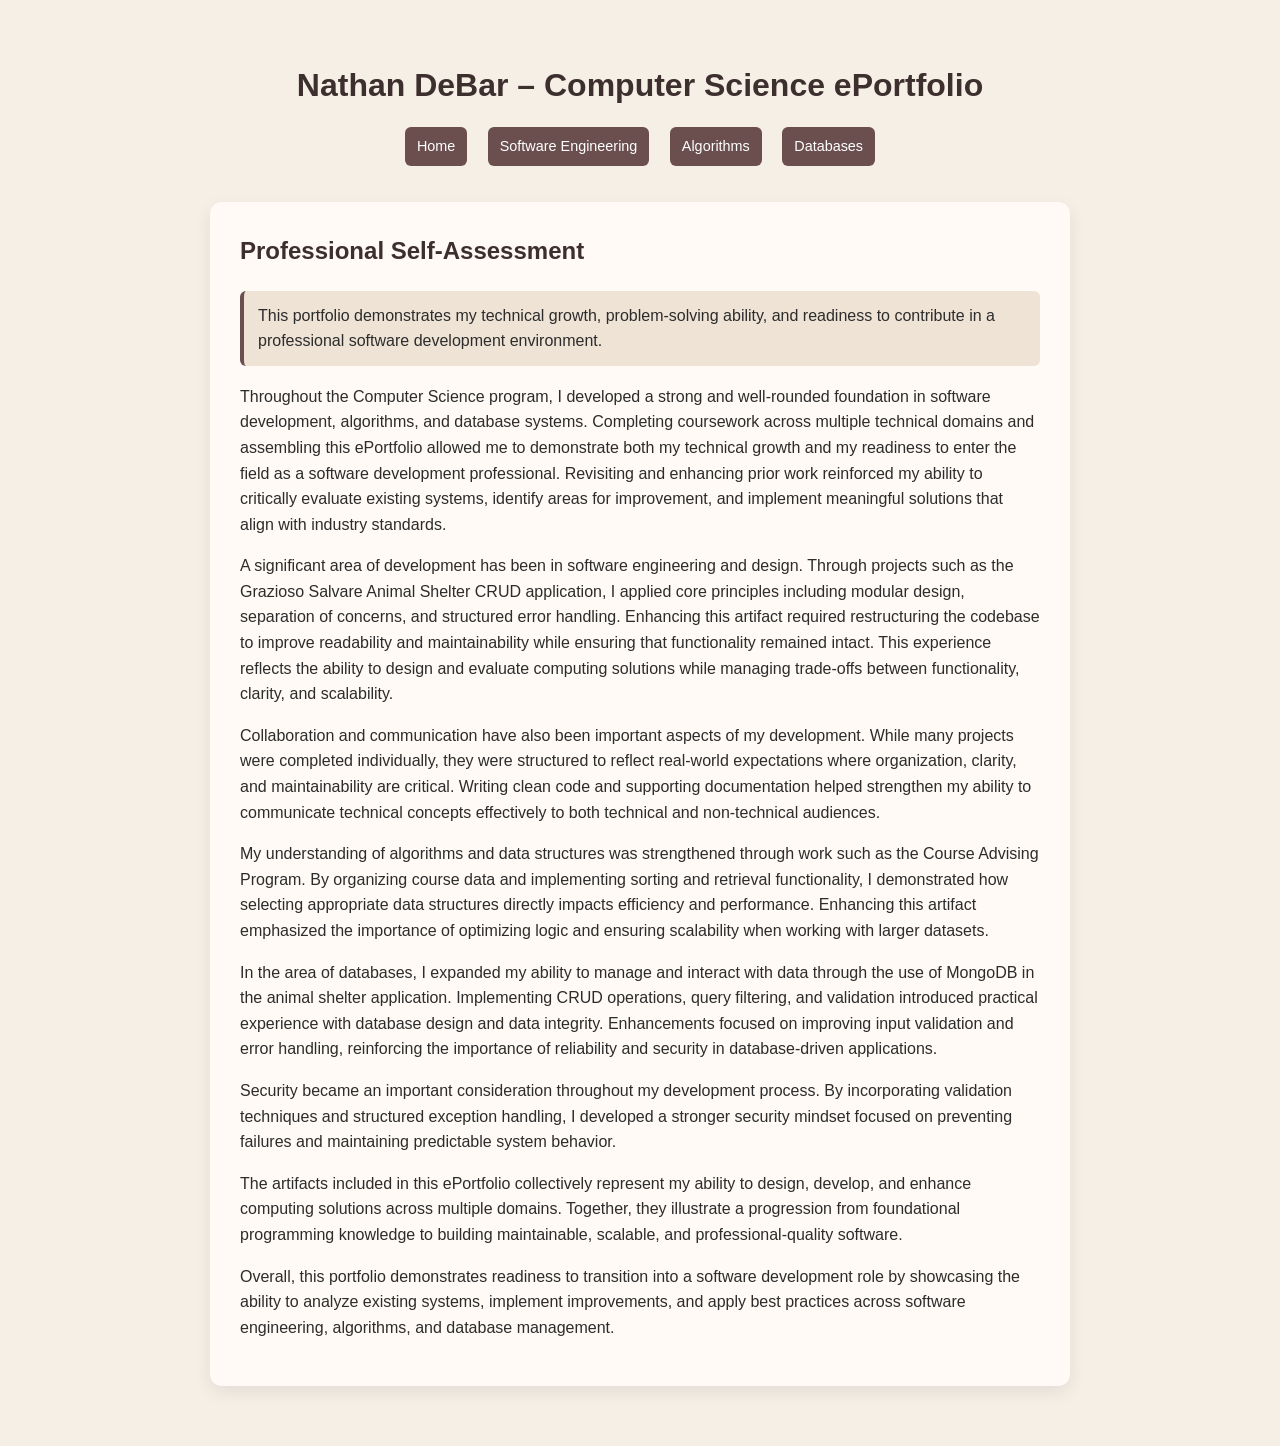
<file: index.html>
<!DOCTYPE html>
<html lang="en">
<head>
  <meta charset="UTF-8">
  <meta name="viewport" content="width=device-width, initial-scale=1.0">
  <title>Nathan DeBar – Computer Science ePortfolio</title>
  <link rel="stylesheet" href="assets/style.css">
</head>
<body>

  <div class="container">

    <header>
      <h1>Nathan DeBar – Computer Science ePortfolio</h1>
      <nav>
        <a href="index.html">Home</a>
        <a href="software-engineering.html">Software Engineering</a>
        <a href="algorithms.html">Algorithms</a>
        <a href="databases.html">Databases</a>
      </nav>
    </header>

    <section class="card">
      <h2>Professional Self-Assessment</h2>

      <p class="highlight">
        This portfolio demonstrates my technical growth, problem-solving ability, and readiness to contribute in a professional software development environment.
      </p>

      <p>
        Throughout the Computer Science program, I developed a strong and well-rounded foundation in software development, algorithms, and database systems. Completing coursework across multiple technical domains and assembling this ePortfolio allowed me to demonstrate both my technical growth and my readiness to enter the field as a software development professional. Revisiting and enhancing prior work reinforced my ability to critically evaluate existing systems, identify areas for improvement, and implement meaningful solutions that align with industry standards.
      </p>

      <p>
        A significant area of development has been in software engineering and design. Through projects such as the Grazioso Salvare Animal Shelter CRUD application, I applied core principles including modular design, separation of concerns, and structured error handling. Enhancing this artifact required restructuring the codebase to improve readability and maintainability while ensuring that functionality remained intact. This experience reflects the ability to design and evaluate computing solutions while managing trade-offs between functionality, clarity, and scalability.
      </p>

      <p>
        Collaboration and communication have also been important aspects of my development. While many projects were completed individually, they were structured to reflect real-world expectations where organization, clarity, and maintainability are critical. Writing clean code and supporting documentation helped strengthen my ability to communicate technical concepts effectively to both technical and non-technical audiences.
      </p>

      <p>
        My understanding of algorithms and data structures was strengthened through work such as the Course Advising Program. By organizing course data and implementing sorting and retrieval functionality, I demonstrated how selecting appropriate data structures directly impacts efficiency and performance. Enhancing this artifact emphasized the importance of optimizing logic and ensuring scalability when working with larger datasets.
      </p>

      <p>
        In the area of databases, I expanded my ability to manage and interact with data through the use of MongoDB in the animal shelter application. Implementing CRUD operations, query filtering, and validation introduced practical experience with database design and data integrity. Enhancements focused on improving input validation and error handling, reinforcing the importance of reliability and security in database-driven applications.
      </p>

      <p>
        Security became an important consideration throughout my development process. By incorporating validation techniques and structured exception handling, I developed a stronger security mindset focused on preventing failures and maintaining predictable system behavior.
      </p>

      <p>
        The artifacts included in this ePortfolio collectively represent my ability to design, develop, and enhance computing solutions across multiple domains. Together, they illustrate a progression from foundational programming knowledge to building maintainable, scalable, and professional-quality software.
      </p>

      <p>
        Overall, this portfolio demonstrates readiness to transition into a software development role by showcasing the ability to analyze existing systems, implement improvements, and apply best practices across software engineering, algorithms, and database management.
      </p>
    </section>

  </div>

</body>
</html>
</file>
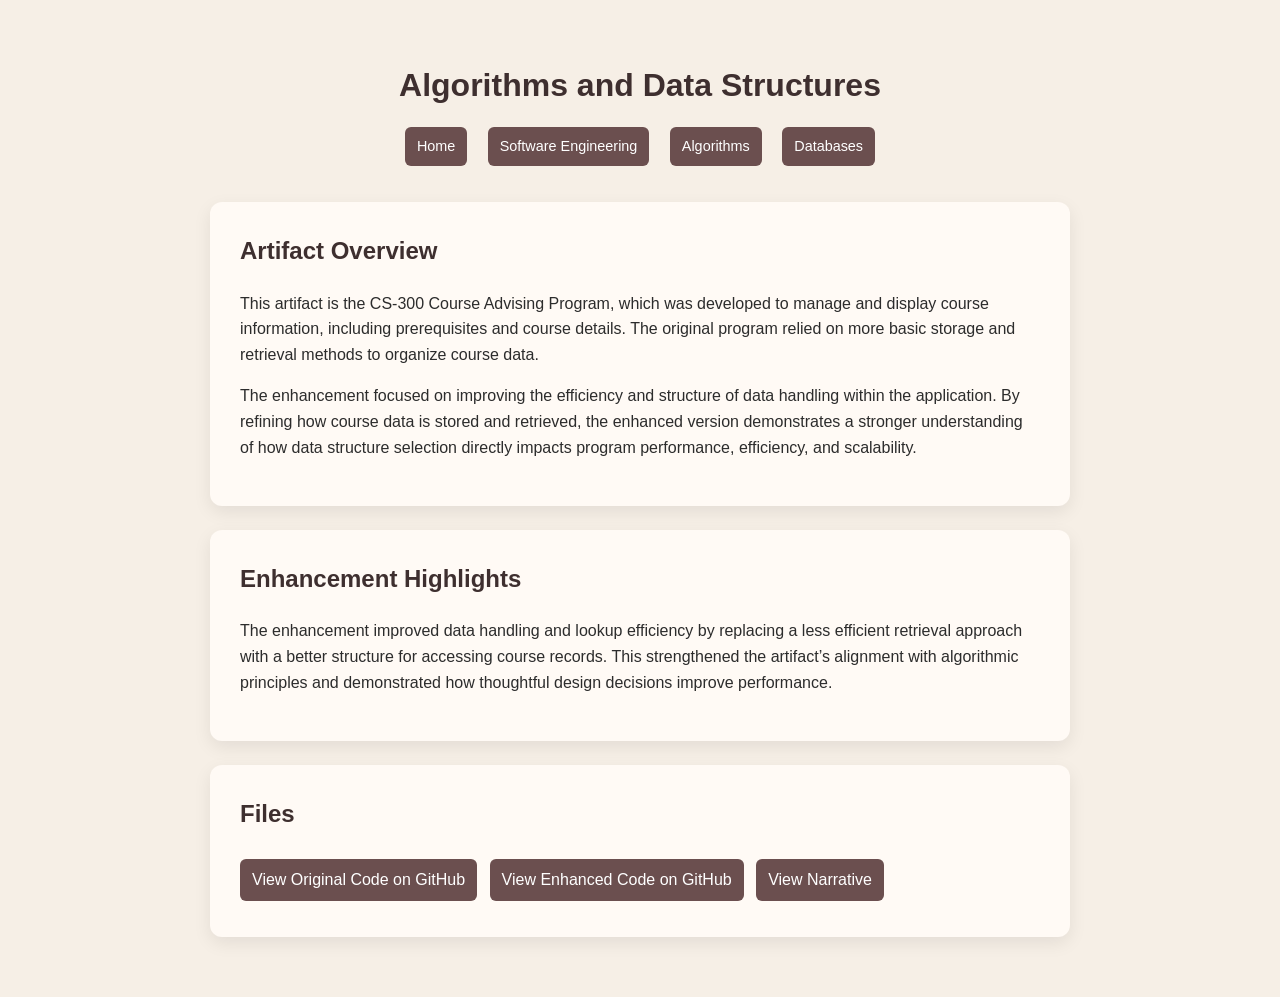
<file: algorithms.html>
<!DOCTYPE html>
<html lang="en">
<head>
  <meta charset="UTF-8">
  <meta name="viewport" content="width=device-width, initial-scale=1.0">
  <title>Algorithms and Data Structures</title>
  <link rel="stylesheet" href="assets/style.css">
</head>
<body>

  <div class="container">

    <header>
      <h1>Algorithms and Data Structures</h1>
      <nav>
        <a href="index.html">Home</a>
        <a href="software-engineering.html">Software Engineering</a>
        <a href="algorithms.html">Algorithms</a>
        <a href="databases.html">Databases</a>
      </nav>
    </header>

    <section class="card">
      <h2>Artifact Overview</h2>
      <p>
        This artifact is the CS-300 Course Advising Program, which was developed to manage and display course information, including prerequisites and course details. The original program relied on more basic storage and retrieval methods to organize course data.
      </p>

      <p>
        The enhancement focused on improving the efficiency and structure of data handling within the application. By refining how course data is stored and retrieved, the enhanced version demonstrates a stronger understanding of how data structure selection directly impacts program performance, efficiency, and scalability.
      </p>
    </section>

    <section class="card">
      <h2>Enhancement Highlights</h2>
      <p>
        The enhancement improved data handling and lookup efficiency by replacing a less efficient retrieval approach with a better structure for accessing course records. This strengthened the artifact’s alignment with algorithmic principles and demonstrated how thoughtful design decisions improve performance.
      </p>
    </section>

    <section class="card">
      <h2>Files</h2>
      <div class="file-links">
        <a href="https://github.com/Nathan-debar/cs499-eportfolio/blob/main/algorithm-files/course_advisor.cpp" target="_blank">View Original Code on GitHub</a>
        <a href="https://github.com/Nathan-debar/cs499-eportfolio/blob/main/algorithm-files/course_advisor_enhanced.cpp" target="_blank">View Enhanced Code on GitHub</a>
        <a href="narrative/algorithm_enhancement_narrative_deBar.pdf" target="_blank">View Narrative</a>
      </div>
    </section>

  </div>

</body>
</html>
</file>
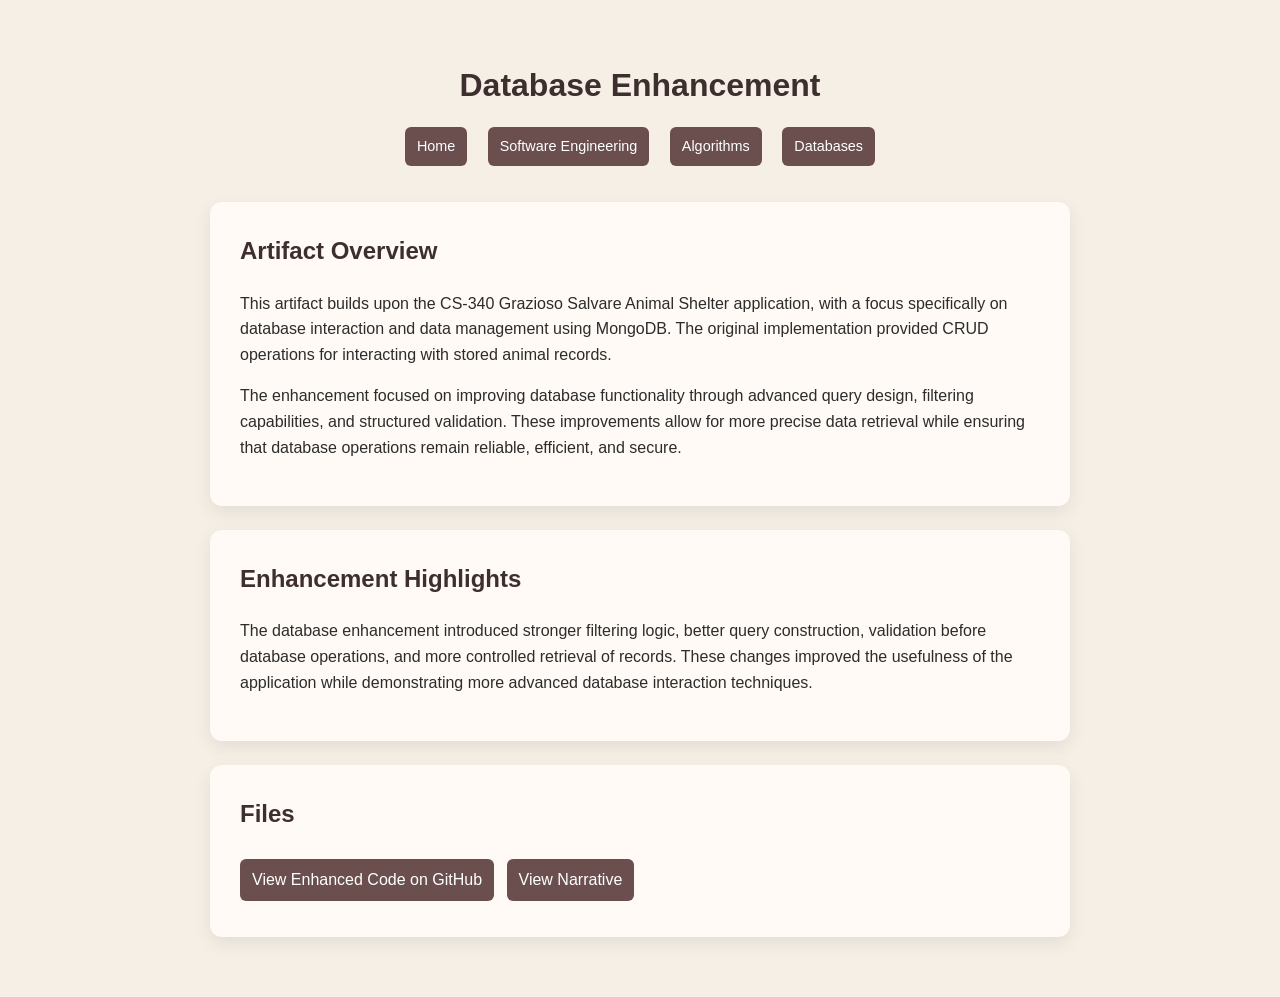
<file: databases.html>
<!DOCTYPE html>
<html lang="en">
<head>
  <meta charset="UTF-8">
  <meta name="viewport" content="width=device-width, initial-scale=1.0">
  <title>Databases</title>
  <link rel="stylesheet" href="assets/style.css">
</head>
<body>

  <div class="container">

    <header>
      <h1>Database Enhancement</h1>
      <nav>
        <a href="index.html">Home</a>
        <a href="software-engineering.html">Software Engineering</a>
        <a href="algorithms.html">Algorithms</a>
        <a href="databases.html">Databases</a>
      </nav>
    </header>

    <section class="card">
      <h2>Artifact Overview</h2>
      <p>
        This artifact builds upon the CS-340 Grazioso Salvare Animal Shelter application, with a focus specifically on database interaction and data management using MongoDB. The original implementation provided CRUD operations for interacting with stored animal records.
      </p>

      <p>
        The enhancement focused on improving database functionality through advanced query design, filtering capabilities, and structured validation. These improvements allow for more precise data retrieval while ensuring that database operations remain reliable, efficient, and secure.
      </p>
    </section>

    <section class="card">
      <h2>Enhancement Highlights</h2>
      <p>
        The database enhancement introduced stronger filtering logic, better query construction, validation before database operations, and more controlled retrieval of records. These changes improved the usefulness of the application while demonstrating more advanced database interaction techniques.
      </p>
    </section>

    <section class="card">
      <h2>Files</h2>
      <div class="file-links">
        <a href="https://github.com/Nathan-debar/cs499-eportfolio/blob/main/database-files/animal_shelter_database_enhanced.py" target="_blank">View Enhanced Code on GitHub</a>
        <a href="narrative/database_enhancement_narrative_deBar.pdf" target="_blank">View Narrative</a>
      </div>
    </section>

  </div>

</body>
</html>
</file>
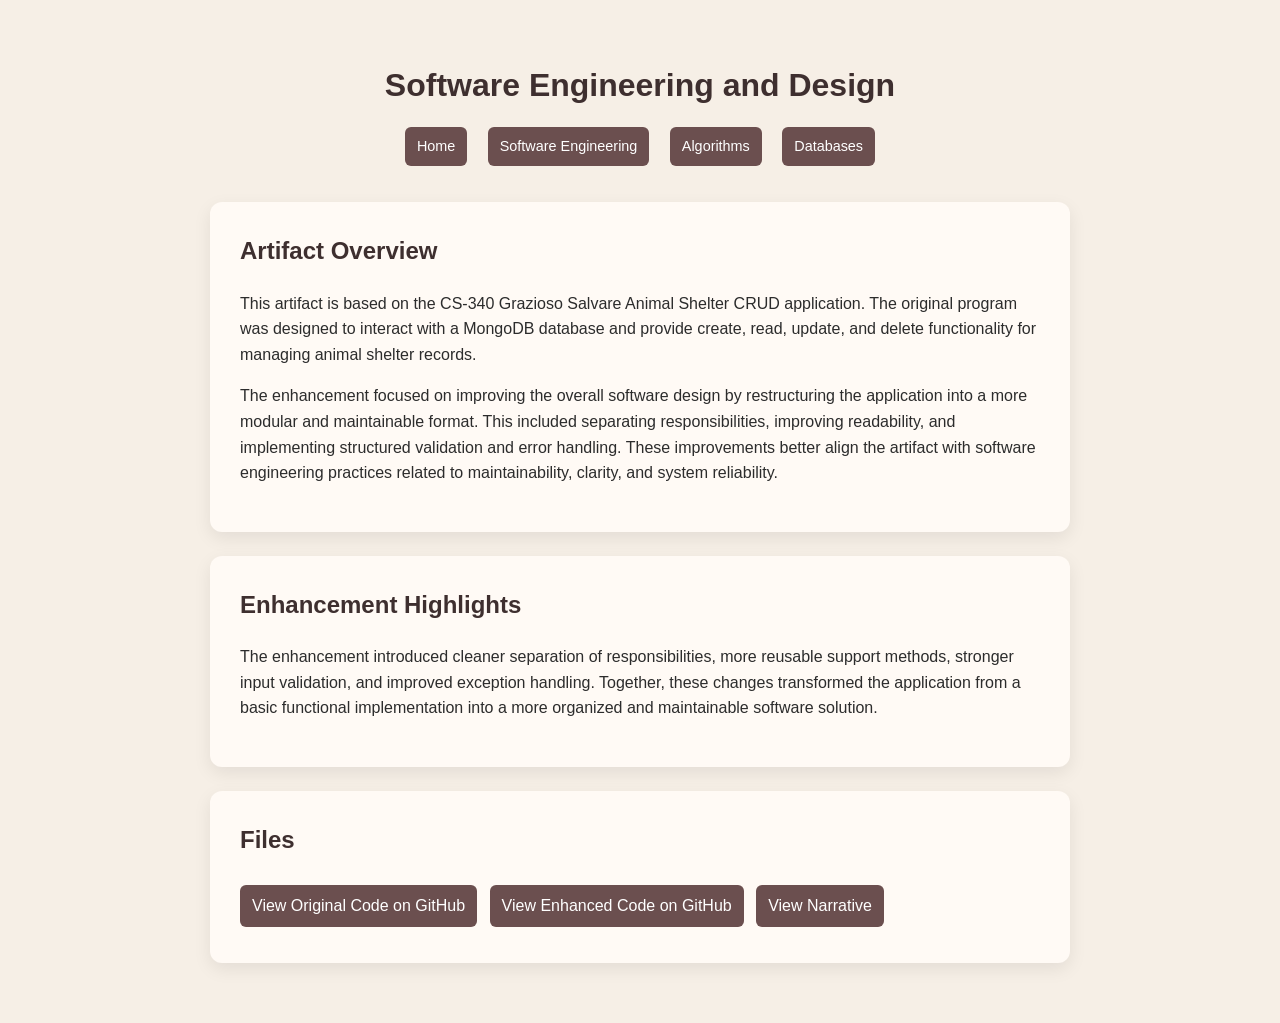
<file: software-engineering.html>
<!DOCTYPE html>
<html lang="en">
<head>
  <meta charset="UTF-8">
  <meta name="viewport" content="width=device-width, initial-scale=1.0">
  <title>Software Engineering and Design</title>
  <link rel="stylesheet" href="assets/style.css">
</head>
<body>

  <div class="container">

    <header>
      <h1>Software Engineering and Design</h1>
      <nav>
        <a href="index.html">Home</a>
        <a href="software-engineering.html">Software Engineering</a>
        <a href="algorithms.html">Algorithms</a>
        <a href="databases.html">Databases</a>
      </nav>
    </header>

    <section class="card">
      <h2>Artifact Overview</h2>
      <p>
        This artifact is based on the CS-340 Grazioso Salvare Animal Shelter CRUD application. The original program was designed to interact with a MongoDB database and provide create, read, update, and delete functionality for managing animal shelter records.
      </p>

      <p>
        The enhancement focused on improving the overall software design by restructuring the application into a more modular and maintainable format. This included separating responsibilities, improving readability, and implementing structured validation and error handling. These improvements better align the artifact with software engineering practices related to maintainability, clarity, and system reliability.
      </p>
    </section>

    <section class="card">
      <h2>Enhancement Highlights</h2>
      <p>
        The enhancement introduced cleaner separation of responsibilities, more reusable support methods, stronger input validation, and improved exception handling. Together, these changes transformed the application from a basic functional implementation into a more organized and maintainable software solution.
      </p>
    </section>

    <section class="card">
      <h2>Files</h2>
      <div class="file-links">
        <a href="https://github.com/Nathan-debar/cs499-eportfolio/blob/main/software-files/animal_shelter.py" target="_blank">View Original Code on GitHub</a>
        <a href="https://github.com/Nathan-debar/cs499-eportfolio/blob/main/software-files/animal_shelter_enhanced.py" target="_blank">View Enhanced Code on GitHub</a>
        <a href="narrative/software_engineering_enhancement_narrative_deBar.pdf" target="_blank">View Narrative</a>
      </div>
    </section>

  </div>

</body>
</html>
</file>
<file: assets/style.css>
* {
  box-sizing: border-box;
}

body {
  margin: 0;
  font-family: Arial, Helvetica, sans-serif;
  background: #f6efe6;
  color: #2c2c2c;
  line-height: 1.6;
}

.container {
  max-width: 900px;
  margin: 60px auto;
  padding: 0 20px;
}

header {
  text-align: center;
  margin-bottom: 30px;
}

header h1 {
  margin-bottom: 10px;
  font-size: 2rem;
  color: #3e2f2f;
}

nav {
  margin-top: 10px;
}

nav a {
  display: inline-block;
  margin: 6px 8px;
  padding: 8px 12px;
  background: #6b4f4f;
  color: white;
  text-decoration: none;
  border-radius: 6px;
  font-size: 0.9rem;
}

nav a:hover {
  background: #8a6767;
}

.card {
  background: #fffaf5;
  border-radius: 12px;
  padding: 30px;
  box-shadow: 0 6px 18px rgba(0, 0, 0, 0.08);
  margin-bottom: 24px;
}

h2 {
  margin-top: 0;
  color: #3e2f2f;
}

p {
  margin-bottom: 16px;
}

.highlight {
  background: #efe3d6;
  padding: 12px 14px;
  border-left: 4px solid #6b4f4f;
  border-radius: 6px;
  margin-bottom: 18px;
}

.file-links a {
  display: inline-block;
  margin: 6px 8px 6px 0;
  padding: 8px 12px;
  background: #6b4f4f;
  color: white;
  text-decoration: none;
  border-radius: 6px;
}

.file-links a:hover {
  background: #8a6767;
}
</file>
